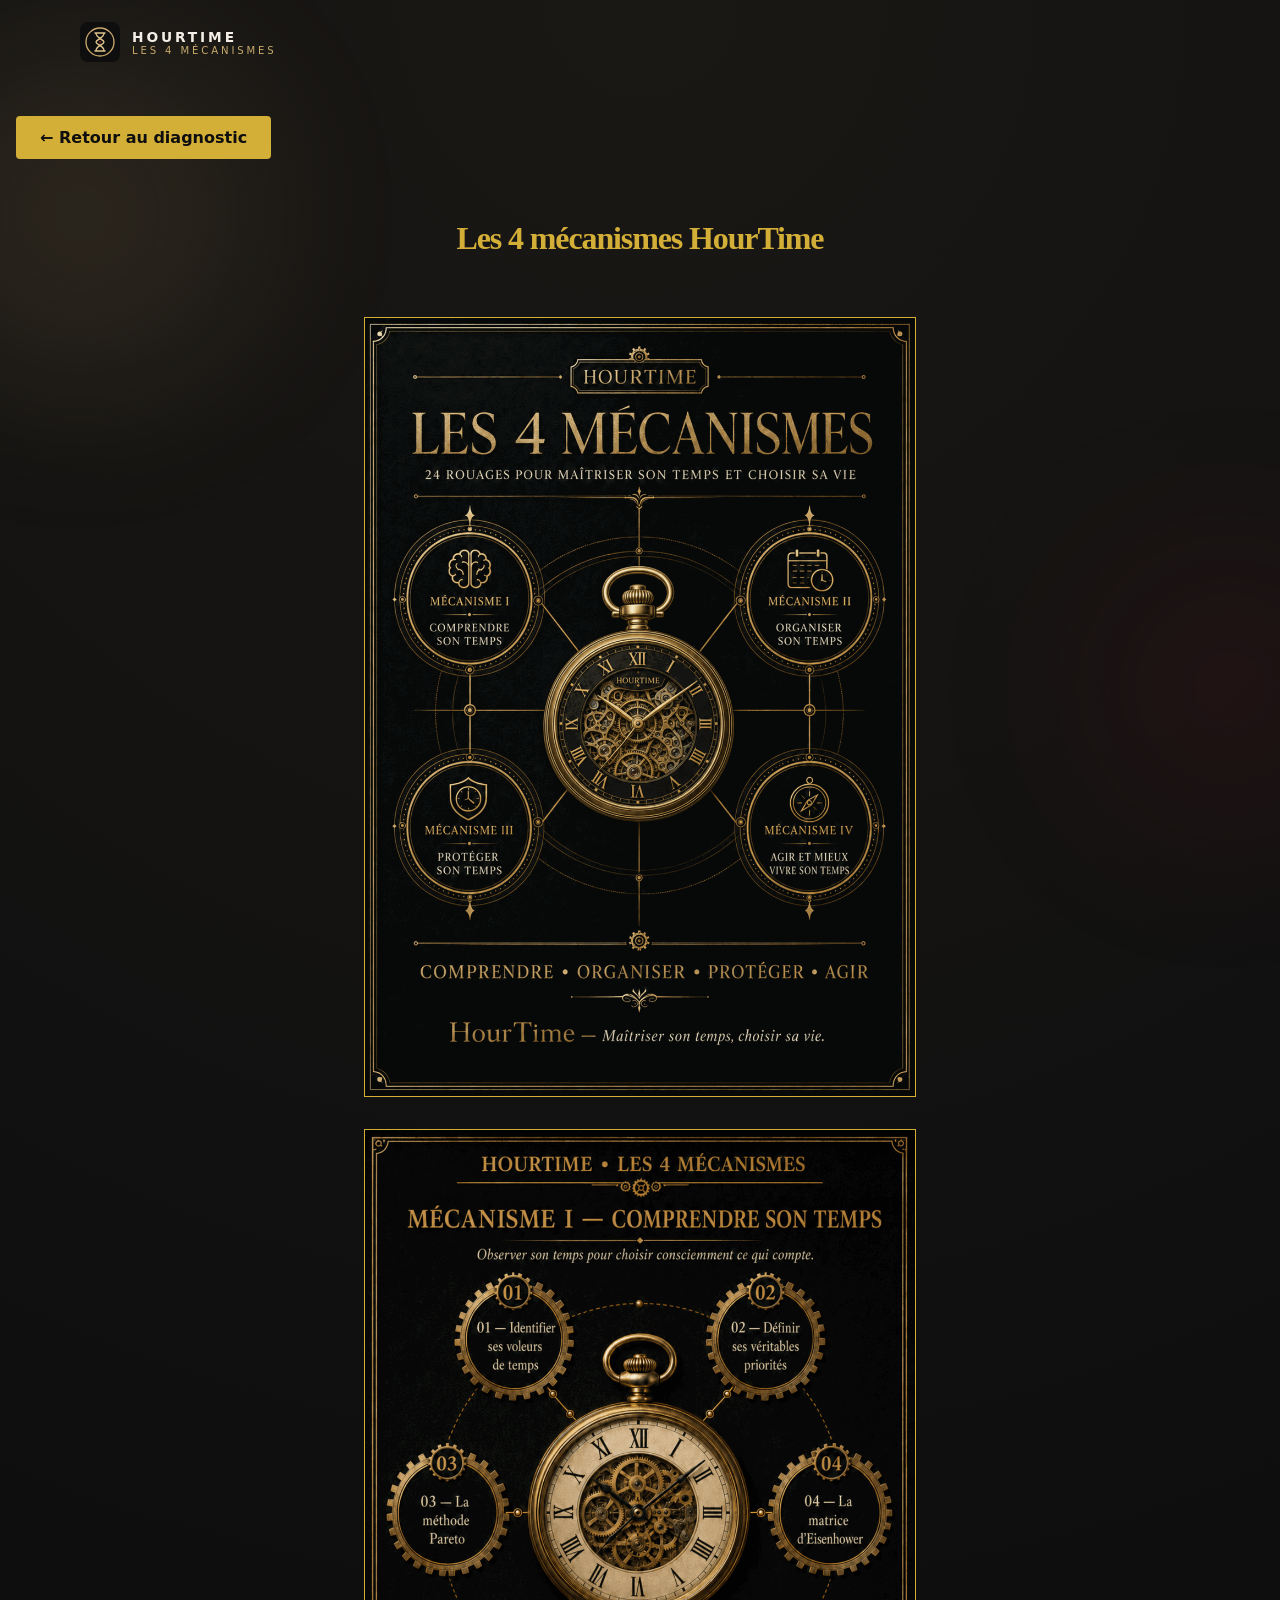
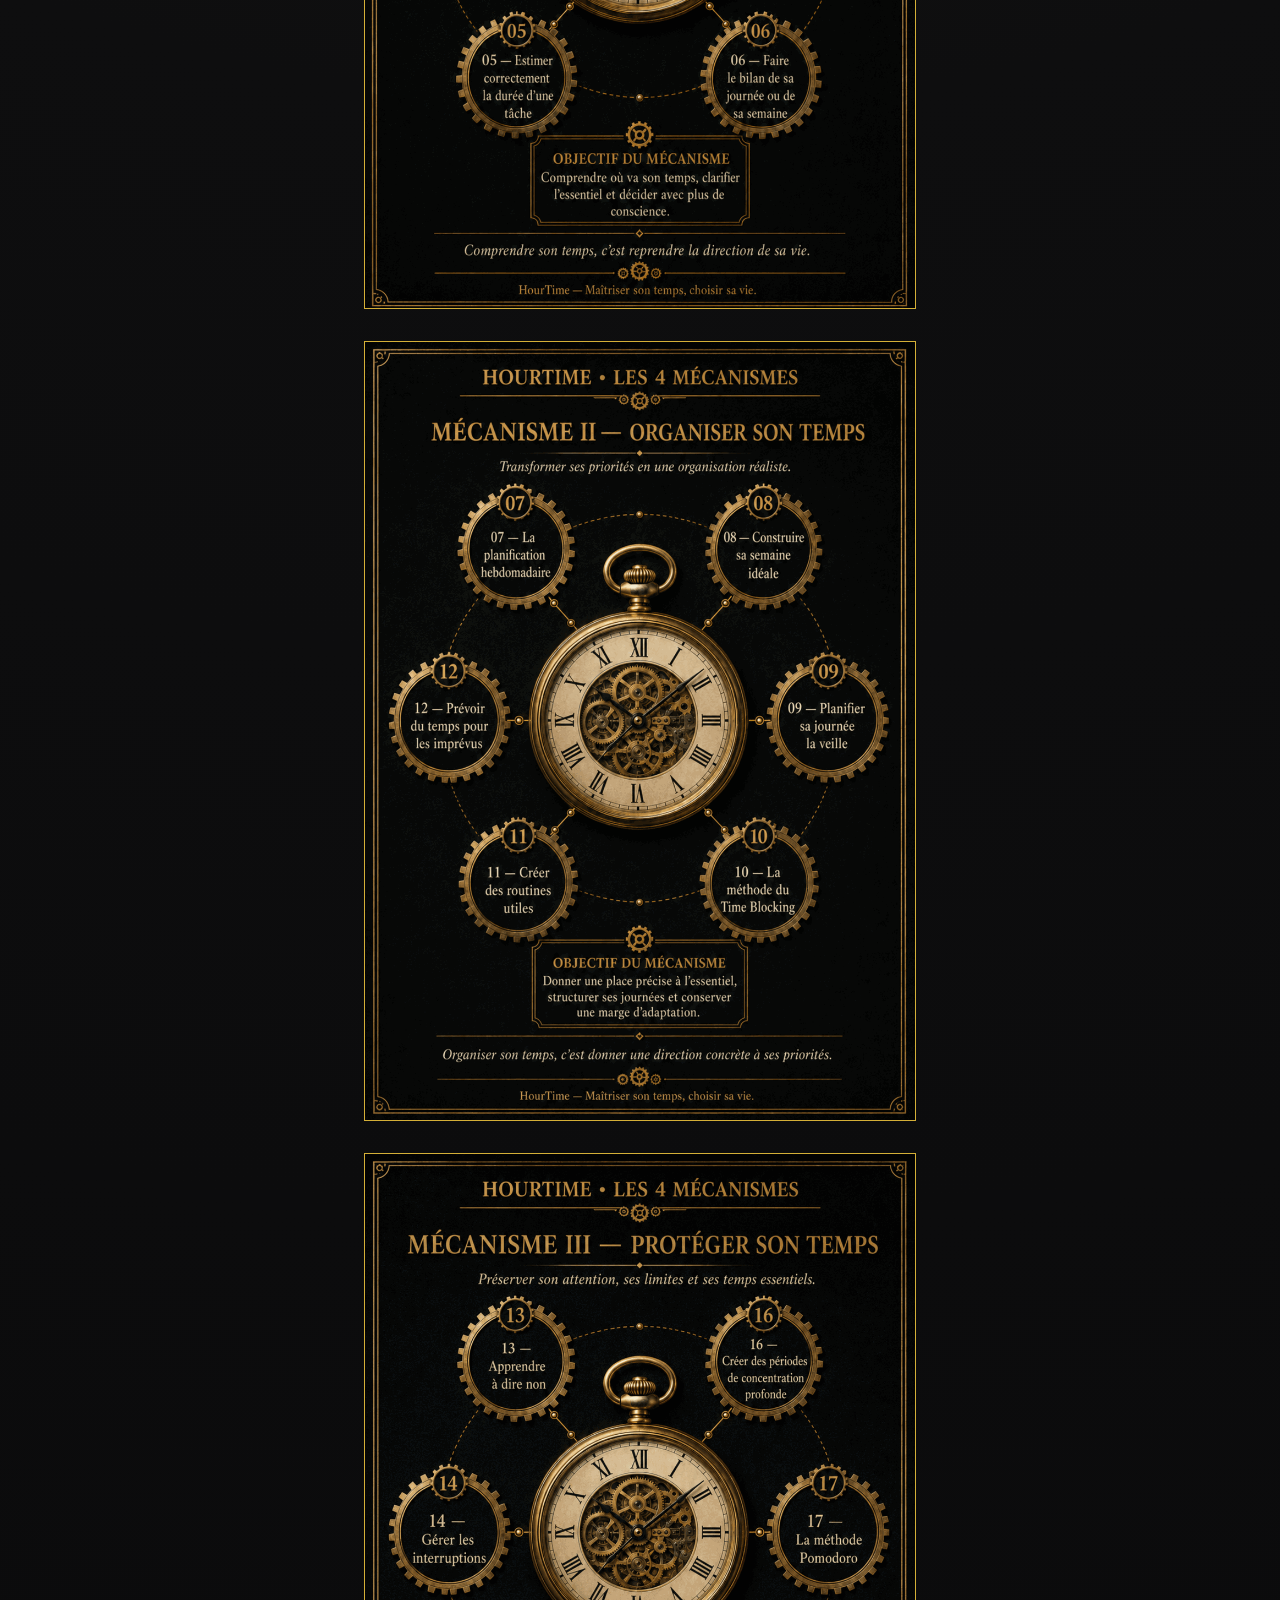
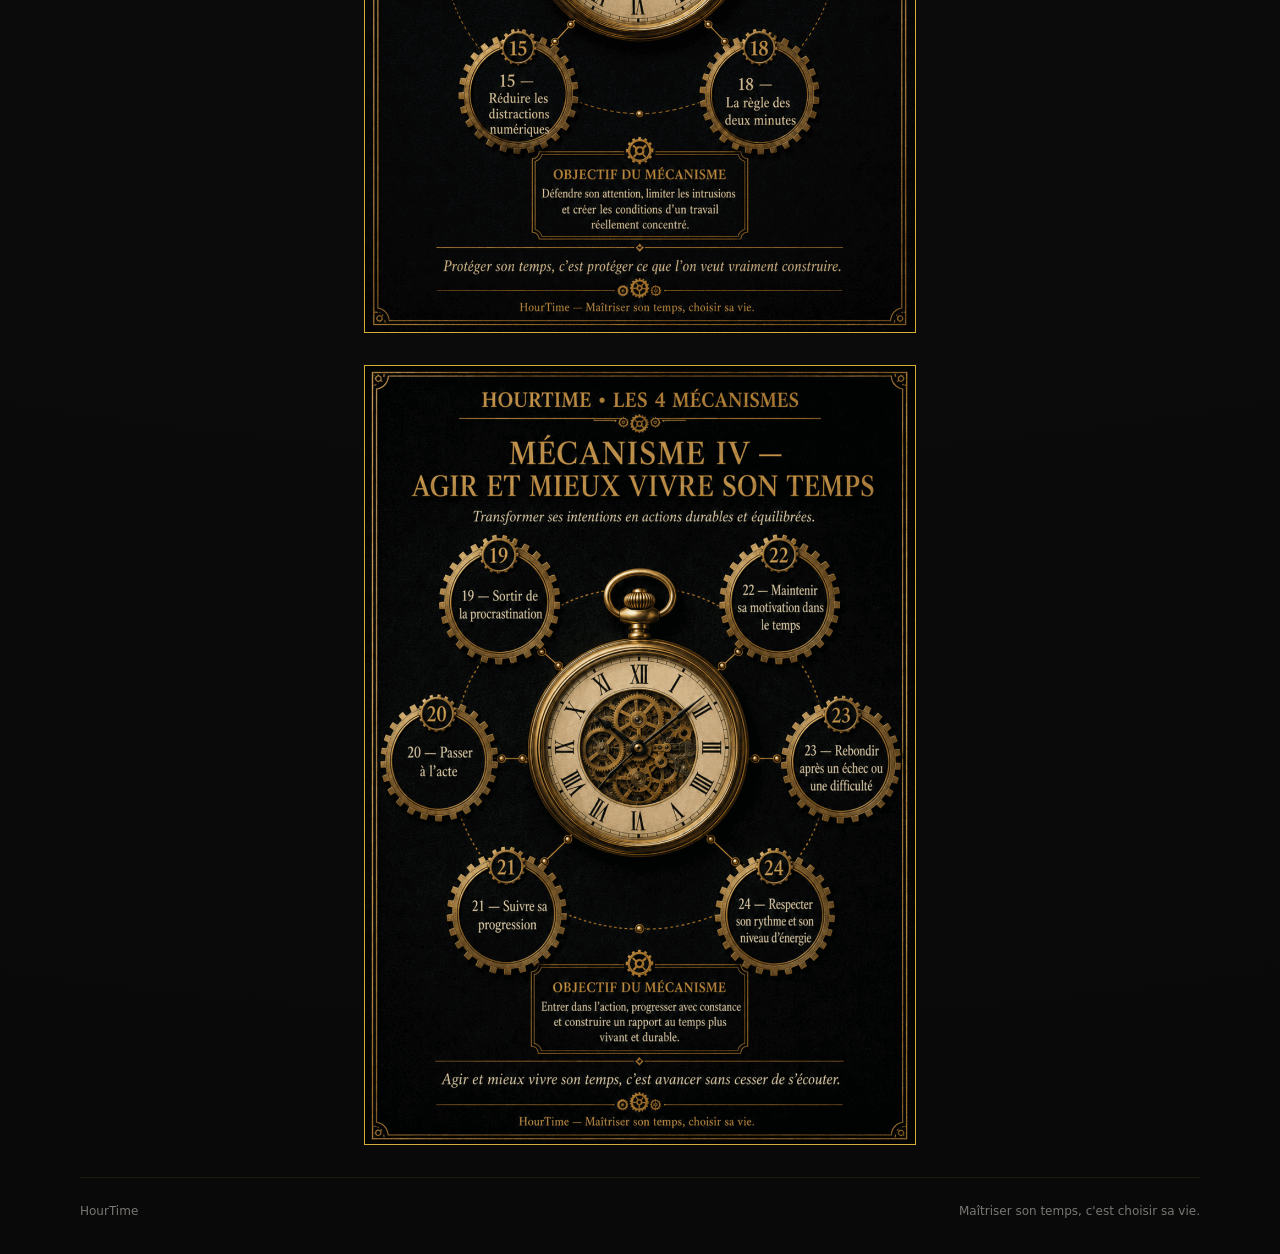
<file: mecanismes-light.html>
<!doctype html>
<html lang="fr">
<head>
  <meta charset="utf-8">
  <meta name="viewport" content="width=device-width, initial-scale=1">
  <meta name="description" content="Les 4 mécanismes HourTime — 24 Rouages pour maîtriser son temps et choisir sa vie.">
  <meta property="og:title" content="Les 4 mécanismes HourTime">
  <meta property="og:description" content="Couverture + 4 mécanismes : Comprendre, Organiser, Protéger, Agir & mieux vivre.">
  <meta property="og:type" content="website">
  <meta name="theme-color" content="#0E0E0F">
  <title>Les 4 mécanismes HourTime</title>
  <link rel="icon" type="image/svg+xml" href="assets/logo/hourtime-mark.svg">
  <link rel="stylesheet" href="css/style.css">
  <style>
    .mechanisms-light-page {
      max-width: 100%;
      padding: 2rem 1rem;
      display: flex;
      flex-direction: column;
      gap: 2rem;
      align-items: center;
    }
    .mechanisms-light-page h1 {
      text-align: center;
      color: #D4AF37;
      font-size: 2rem;
      margin: 1rem 0 2rem 0;
      font-weight: 600;
    }
    .mechanisms-light-page a {
      width: auto;
      max-width: min(100%, 1100px);
      display: block;
      cursor: pointer;
      transition: transform 0.2s ease, opacity 0.2s ease;
    }
    .mechanisms-light-page a:hover {
      transform: scale(1.02);
      opacity: 0.95;
    }
    .mechanisms-light-page img {
      width: auto;
      max-width: 100%;
      height: auto;
      display: block;
      object-fit: contain;
      background: #0E0E0F;
      border: 1px solid #D4AF37;
    }
    @media (min-width: 769px) {
      .mechanisms-light-page a:not(.back-button) {
        display: flex;
        justify-content: center;
        max-height: calc(100vh - 120px);
      }
      .mechanisms-light-page img {
        max-height: calc(100vh - 120px);
        max-width: 100%;
        object-fit: contain;
      }
    }
    .back-button {
      align-self: flex-start;
      margin-bottom: 1rem;
      padding: 0.75rem 1.5rem;
      background: #D4AF37;
      color: #0E0E0F;
      text-decoration: none;
      border-radius: 4px;
      font-weight: 600;
      transition: background 0.2s ease, color 0.2s ease;
    }
    .back-button:hover {
      background: #E8C547;
      color: #0E0E0F;
    }
    @media (max-width: 768px) {
      .mechanisms-light-page h1 {
        font-size: 1.5rem;
      }
      .mechanisms-light-page {
        padding: 1rem 0.5rem;
      }
    }
  </style>
</head>
<body>
  <div class="ambient ambient-a" aria-hidden="true"></div>
  <div class="ambient ambient-b" aria-hidden="true"></div>
  <header class="site-header">
    <a class="brand" href="index.html" aria-label="Retour à l'accueil HourTime">
      <img src="assets/logo/hourtime-mark.svg" alt="" width="40" height="40">
      <span><strong>HOURTIME</strong><small>LES 4 MÉCANISMES</small></span>
    </a>
  </header>
  <main class="mechanisms-light-page">
    <a href="index.html" class="back-button">← Retour au diagnostic</a>
    <h1>Les 4 mécanismes HourTime</h1>

    <a href="assets/mecanismes/couverture-4-mecanismes.png" target="_blank" rel="noopener">
      <img src="assets/mecanismes/couverture-4-mecanismes.png" alt="HourTime — Les 4 mécanismes">
    </a>

    <a href="assets/mecanismes/mecanisme-1-comprendre.png" target="_blank" rel="noopener">
      <img src="assets/mecanismes/mecanisme-1-comprendre.png" alt="Mécanisme I — Comprendre son temps" loading="lazy">
    </a>

    <a href="assets/mecanismes/mecanisme-2-organiser.png" target="_blank" rel="noopener">
      <img src="assets/mecanismes/mecanisme-2-organiser.png" alt="Mécanisme II — Organiser son temps" loading="lazy">
    </a>

    <a href="assets/mecanismes/mecanisme-3-proteger.png" target="_blank" rel="noopener">
      <img src="assets/mecanismes/mecanisme-3-proteger.png" alt="Mécanisme III — Protéger son temps" loading="lazy">
    </a>

    <a href="assets/mecanismes/mecanisme-4-agir-et-mieux-vivre.png" target="_blank" rel="noopener">
      <img src="assets/mecanismes/mecanisme-4-agir-et-mieux-vivre.png" alt="Mécanisme IV — Agir et mieux vivre son temps" loading="lazy">
    </a>
  </main>
  <footer class="site-footer"><span>HourTime</span><span>Maîtriser son temps, c'est choisir sa vie.</span></footer>
</body>
</html>
</file>
<file: css/style.css>
:root{
  --bg:#0E0E0F;--panel:#171719;--panel2:#1d1d20;--gold:#C8A96B;--gold2:#DFC48C;
  --ivory:#F4EFE6;--muted:#B9B7B2;--ruby:#8B1E2D;--green:#3E8E68;--orange:#C88938;
  --red:#A64040;--line:rgba(200,169,107,.28);--soft:rgba(244,239,230,.08);
  --shadow:0 22px 60px rgba(0,0,0,.35);--radius:22px;--max:1120px
}
*{box-sizing:border-box}
html{scroll-behavior:smooth}
body{margin:0;background:radial-gradient(circle at top,#1a1815 0,#0E0E0F 38%,#09090a 100%);color:var(--ivory);
  font-family:Inter,ui-sans-serif,system-ui,-apple-system,BlinkMacSystemFont,"Segoe UI",sans-serif;min-height:100vh}
button,input{font:inherit}
button,a{outline-offset:3px}
button:focus-visible,a:focus-visible,input:focus-visible{outline:2px solid var(--gold2)}
.ambient{position:fixed;pointer-events:none;filter:blur(90px);opacity:.13;border-radius:50%;z-index:-1}
.ambient-a{width:340px;height:340px;background:var(--gold);top:5%;left:-90px}
.ambient-b{width:280px;height:280px;background:var(--ruby);right:-90px;bottom:8%}
.site-header,.site-footer{width:min(calc(100% - 32px),var(--max));margin:auto}
.site-header{height:84px;display:flex;align-items:center;justify-content:space-between}
.brand{color:var(--ivory);text-decoration:none;display:flex;align-items:center;gap:12px;letter-spacing:.18em}
.brand span{display:flex;flex-direction:column}.brand strong{font-size:.86rem}.brand small{color:var(--gold);font-size:.63rem}
.app-shell{width:min(calc(100% - 24px),var(--max));margin:0 auto 40px}
.view{display:none}.view.active{display:block;animation:fade .35s ease}
@keyframes fade{from{opacity:0;transform:translateY(8px)}to{opacity:1;transform:none}}
.hero-card,.question-panel,.report-section{background:linear-gradient(145deg,rgba(29,29,32,.97),rgba(19,19,21,.98));
  border:1px solid var(--line);box-shadow:var(--shadow);border-radius:var(--radius)}
.hero-card{padding:clamp(28px,6vw,72px);position:relative;overflow:hidden}
.hero-card:after{content:"";position:absolute;inset:14px;border:1px solid rgba(200,169,107,.12);border-radius:16px;pointer-events:none}
.eyebrow{font-size:.72rem;letter-spacing:.22em;text-transform:uppercase;color:var(--gold);font-weight:800}
h1{font-family:Georgia,"Times New Roman",serif;font-size:clamp(2.5rem,7vw,5.4rem);line-height:.95;margin:.4em 0 .2em;letter-spacing:-.035em}
h1 span{color:var(--gold2)}
.hero-subtitle{font-size:clamp(1.05rem,2vw,1.35rem);color:var(--muted);max-width:720px}
blockquote{margin:34px 0 24px;padding:20px 22px;border-left:2px solid var(--gold);background:rgba(200,169,107,.06);
  font-family:Georgia,"Times New Roman",serif;font-size:clamp(1rem,2vw,1.2rem);line-height:1.7}
blockquote strong{display:block;color:var(--gold2);margin-top:6px}
.meta-row{display:flex;flex-wrap:wrap;gap:10px;margin:20px 0 34px}.meta-row span{border:1px solid var(--line);border-radius:999px;padding:8px 12px;color:var(--muted);font-size:.86rem}
.mechanism-grid{display:grid;grid-template-columns:repeat(2,1fr);gap:14px;margin:30px 0}
.mechanism-grid article{padding:20px;border:1px solid rgba(200,169,107,.16);background:rgba(255,255,255,.025);border-radius:16px}
.mechanism-grid b{color:var(--gold);font-size:.75rem}.mechanism-grid h3{margin:8px 0 6px}.mechanism-grid p{margin:0;color:var(--muted);line-height:1.55}
.primary-btn,.ghost-btn{border-radius:12px;padding:13px 18px;border:1px solid transparent;cursor:pointer;transition:.2s;display:inline-flex;align-items:center;justify-content:center;text-decoration:none}
.primary-btn{background:linear-gradient(135deg,var(--gold2),var(--gold));color:#17120b;font-weight:800}
.primary-btn:hover{transform:translateY(-1px);filter:brightness(1.04)}
.ghost-btn{background:transparent;color:var(--ivory);border-color:var(--line)}
.ghost-btn:hover{background:rgba(200,169,107,.08)}
.small{padding:9px 12px;font-size:.84rem}.hero-cta{width:100%;max-width:360px;margin-top:12px}
.privacy-note,.disclaimer{font-size:.78rem;line-height:1.6;color:#9d9b96;max-width:780px}
.resume-box{padding:18px;margin:18px 0;border-radius:14px;border:1px solid var(--line);background:rgba(200,169,107,.06)}
.button-row,.nav-row,.result-actions{display:flex;gap:10px;flex-wrap:wrap}
.hidden{display:none!important}
.question-panel{padding:clamp(20px,4vw,44px);max-width:900px;margin:0 auto}
.progress-header{display:flex;align-items:flex-end;justify-content:space-between;gap:12px}
.question-counter{display:block;color:var(--muted);margin-top:8px;font-size:.86rem}.progress-percent{color:var(--gold2);font-weight:800}
.progress-track{height:7px;background:#262629;border-radius:99px;margin:16px 0 28px;overflow:hidden}.progress-bar{height:100%;width:0;background:linear-gradient(90deg,var(--gold),var(--gold2));transition:width .3s ease}
.question-card{padding:clamp(22px,5vw,46px);border:1px solid rgba(200,169,107,.14);border-radius:18px;background:rgba(255,255,255,.02);min-height:360px}
.question-card h2{font-family:Georgia,"Times New Roman",serif;font-size:clamp(1.45rem,3vw,2.25rem);line-height:1.25;margin:0 0 10px}
.question-hint{color:var(--muted);font-size:.9rem}
.answer-area{display:grid;gap:10px;margin-top:26px}
.answer-option{position:relative}
.answer-option input{position:absolute;opacity:0;pointer-events:none}
.answer-option label{display:flex;justify-content:space-between;align-items:center;gap:14px;padding:14px 16px;border:1px solid #353538;border-radius:12px;cursor:pointer;background:#171719;transition:.18s}
.answer-option label:hover{border-color:var(--line);background:#1d1d20}
.answer-option input:checked + label{border-color:var(--gold);background:rgba(200,169,107,.11);box-shadow:inset 0 0 0 1px rgba(200,169,107,.25)}
.answer-option label span:last-child{color:var(--gold2);font-size:.78rem}
.number-wrap{display:flex;align-items:center;gap:12px;flex-wrap:wrap}
.number-wrap input{width:160px;background:#101012;color:var(--ivory);border:1px solid var(--line);border-radius:12px;padding:14px}
.validation-message{color:#e2a4aa;min-height:1.2em}
.nav-row{justify-content:space-between;margin-top:22px}
.report-area{display:grid;gap:18px}
.report-section{padding:clamp(22px,4vw,40px)}
.report-hero{display:grid;grid-template-columns:220px 1fr;gap:28px;align-items:center}
.score-ring{--score:0;position:relative;width:190px;height:190px;border-radius:50%;display:grid;place-items:center;
  background:conic-gradient(var(--gold2) calc(var(--score)*1%),#2a2a2d 0)}
.score-ring:before{content:"";position:absolute;inset:14px;background:#151517;border-radius:50%;border:1px solid var(--line)}
.score-ring strong{position:relative;font-family:Georgia,"Times New Roman",serif;font-size:3.2rem;color:var(--gold2)}
.score-ring small{position:absolute;bottom:52px;color:var(--muted)}
.report-title{font-family:Georgia,"Times New Roman",serif;font-size:clamp(2rem,5vw,3.6rem);margin:.2em 0}
.report-copy{color:var(--muted);line-height:1.7;max-width:780px}
.mechanism-bars{display:grid;gap:15px}.metric-row{display:grid;grid-template-columns:180px 1fr 56px;gap:12px;align-items:center}
.metric-track{height:10px;background:#29292c;border-radius:99px;overflow:hidden}.metric-fill{height:100%;background:linear-gradient(90deg,var(--gold),var(--gold2))}
.metric-value{text-align:right;font-weight:800;color:var(--gold2)}
.profile-grid,.thief-grid,.capital-grid,.recommendation-grid,.plan-grid{display:grid;gap:14px}
.mechanism-radar-wrap{margin-top:18px;border:1px solid rgba(200,169,107,.16);border-radius:16px;padding:14px;background:rgba(255,255,255,.02);height:320px}
.mechanism-radar-wrap canvas{width:100%!important;height:100%!important}
.cta-grid{display:grid;grid-template-columns:repeat(2,1fr);gap:14px}
.thief-grid,.recommendation-grid{grid-template-columns:repeat(3,1fr)}
.capital-grid{grid-template-columns:repeat(4,1fr)}
.card{padding:20px;border-radius:16px;border:1px solid rgba(200,169,107,.16);background:rgba(255,255,255,.025)}
.card h3{margin:6px 0 8px}.card p{color:var(--muted);line-height:1.55}.card .big{font-size:1.8rem;color:var(--gold2);font-weight:800}
.risk-badge{display:inline-flex;border-radius:999px;padding:6px 9px;font-size:.75rem;font-weight:800;margin-top:6px}
.risk-low{background:rgba(62,142,104,.18);color:#79c99e}.risk-moderate{background:rgba(200,137,56,.18);color:#e0ad65}.risk-high{background:rgba(166,64,64,.18);color:#e18a8a}.risk-critical{background:rgba(139,30,45,.28);color:#f29aa5}
.plan-day{display:grid;grid-template-columns:minmax(130px,160px) 1fr auto;gap:22px;align-items:start}
.plan-day>div:first-child{padding-top:2px}
.plan-day>div:first-child strong{display:block;margin-top:7px;line-height:1.25}
.plan-day>div:nth-child(2) p{margin-top:0}
.plan-day input{width:20px;height:20px;accent-color:var(--gold)}
.result-actions{justify-content:center;margin:24px 0 10px}
.site-footer{display:flex;justify-content:space-between;gap:16px;padding:26px 0 36px;color:#797772;font-size:.75rem;border-top:1px solid rgba(200,169,107,.1)}
.section-heading{display:flex;justify-content:space-between;gap:20px;align-items:end;margin-bottom:18px}.section-heading h2{font-family:Georgia,"Times New Roman",serif;font-size:clamp(1.55rem,3vw,2.35rem);margin:0}.section-heading p{color:var(--muted);margin:0}
@media(max-width:800px){
  .mechanism-grid,.thief-grid,.recommendation-grid,.capital-grid,.cta-grid{grid-template-columns:1fr}
  .report-hero{grid-template-columns:1fr}.score-ring{margin:auto}
  .metric-row{grid-template-columns:115px 1fr 44px;font-size:.88rem}
  .mechanism-radar-wrap{height:350px;padding:8px}
  .site-footer{flex-direction:column}.plan-day{grid-template-columns:1fr auto;gap:10px 16px}.plan-day>div:nth-child(2){grid-column:1 / -1}.plan-day input{grid-column:2;grid-row:1}
}
@media(max-width:540px){
  .mechanism-grid{grid-template-columns:1fr}.nav-row>*{flex:1}.hero-card{padding:24px 18px}.question-panel{padding:18px}
  .question-card{padding:24px 18px}.site-header{height:70px}.brand img{width:34px;height:34px}
}
@media(prefers-reduced-motion:reduce){*{scroll-behavior:auto!important;animation:none!important;transition:none!important}}
@media print{
  body{background:#fff;color:#111}.site-header,.site-footer,.no-print,.ambient{display:none!important}.app-shell{width:100%;margin:0}.report-section{break-inside:avoid;box-shadow:none;border:1px solid #ddd;background:#fff;color:#111}.report-copy,.card p,.section-heading p{color:#444}.card{background:#fff;border-color:#ddd}.score-ring:before{background:#fff}.metric-track{background:#eee}
}
</file>
